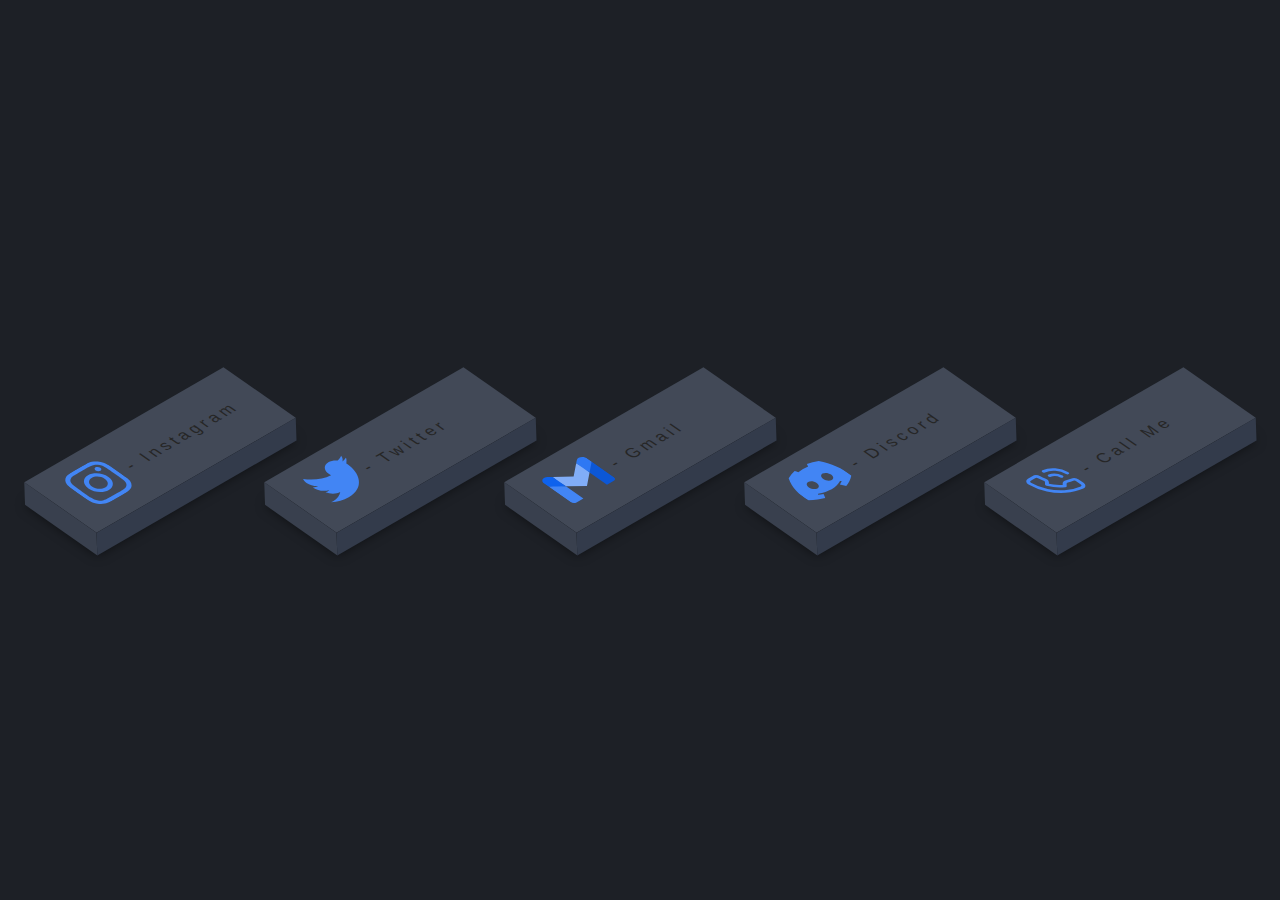
<file: socials/index.html>
<!DOCTYPE html>
<html lang="en">
<head>
    <meta charset="UTF-8">
    <meta name="viewport" content="width=device-width, initial-scale=1.0">
    <title>ItsDenji777 - Contact Me!</title>
    <link rel="icon" type="image/png" href="https://itsdenji777.github.io/favicons/favicon-96x96.png" sizes="96x96" />
    <link rel="icon" type="image/svg+xml" href="https://itsdenji777.github.io/favicons/favicon.svg" />
    <link rel="shortcut icon" href="https://itsdenji777.github.io/favicons/favicon.ico" />
    <link rel="apple-touch-icon" sizes="180x180" href="https://itsdenji777.github.io/favicons/apple-touch-icon.png" />
    <meta name="apple-mobile-web-app-title" content="ItsDenji777" />
    <link rel="stylesheet" href="style.css">
    <link rel="stylesheet" href="https://cdn.jsdelivr.net/npm/bootstrap-icons@1.11.3/font/bootstrap-icons.min.css">
</head>
<body>
        <ul>
          <li>
            <a href="https://www.instagram.com/its.denji777">
                <svg style="margin-top: 15px; margin-left:4px; margin-right:10px;" xmlns="http://www.w3.org/2000/svg" width="45" height="45" viewBox="0 0 256 256">
                    <path fill="#4285f4" d="M128 23.064c34.177 0 38.225.13 51.722.745c12.48.57 19.258 2.655 23.769 4.408c5.974 2.322 10.238 5.096 14.717 9.575s7.253 8.743 9.575 14.717c1.753 4.511 3.838 11.289 4.408 23.768c.615 13.498.745 17.546.745 51.723s-.13 38.226-.745 51.723c-.57 12.48-2.655 19.257-4.408 23.768c-2.322 5.974-5.096 10.239-9.575 14.718s-8.743 7.253-14.717 9.574c-4.511 1.753-11.289 3.839-23.769 4.408c-13.495.616-17.543.746-51.722.746s-38.228-.13-51.723-.746c-12.48-.57-19.257-2.655-23.768-4.408c-5.974-2.321-10.239-5.095-14.718-9.574c-4.479-4.48-7.253-8.744-9.574-14.718c-1.753-4.51-3.839-11.288-4.408-23.768c-.616-13.497-.746-17.545-.746-51.723s.13-38.225.746-51.722c.57-12.48 2.655-19.258 4.408-23.769c2.321-5.974 5.095-10.238 9.574-14.717c4.48-4.48 8.744-7.253 14.718-9.575c4.51-1.753 11.288-3.838 23.768-4.408c13.497-.615 17.545-.745 51.723-.745M128 0C93.237 0 88.878.147 75.226.77c-13.625.622-22.93 2.786-31.071 5.95c-8.418 3.271-15.556 7.648-22.672 14.764S9.991 35.738 6.72 44.155C3.555 52.297 1.392 61.602.77 75.226C.147 88.878 0 93.237 0 128s.147 39.122.77 52.774c.622 13.625 2.785 22.93 5.95 31.071c3.27 8.417 7.647 15.556 14.763 22.672s14.254 11.492 22.672 14.763c8.142 3.165 17.446 5.328 31.07 5.95c13.653.623 18.012.77 52.775.77s39.122-.147 52.774-.77c13.624-.622 22.929-2.785 31.07-5.95c8.418-3.27 15.556-7.647 22.672-14.763s11.493-14.254 14.764-22.672c3.164-8.142 5.328-17.446 5.95-31.07c.623-13.653.77-18.012.77-52.775s-.147-39.122-.77-52.774c-.622-13.624-2.786-22.929-5.95-31.07c-3.271-8.418-7.648-15.556-14.764-22.672S220.262 9.99 211.845 6.72c-8.142-3.164-17.447-5.328-31.071-5.95C167.122.147 162.763 0 128 0m0 62.27c-36.302 0-65.73 29.43-65.73 65.73s29.428 65.73 65.73 65.73c36.301 0 65.73-29.428 65.73-65.73c0-36.301-29.429-65.73-65.73-65.73m0 108.397c-23.564 0-42.667-19.103-42.667-42.667S104.436 85.333 128 85.333s42.667 19.103 42.667 42.667s-19.103 42.667-42.667 42.667m83.686-110.994c0 8.484-6.876 15.36-15.36 15.36s-15.36-6.876-15.36-15.36s6.877-15.36 15.36-15.36s15.36 6.877 15.36 15.36"></path>
                </svg>
              <span> - Instagram</span>
            </a>
          </li>
          <li>
            <a href="https://x.com/DenjisWorkspace">
                <svg style="margin-top: 10px; margin-left:4px; margin-right:2px;" xmlns="http://www.w3.org/2000/svg" width="50" height="50" viewBox="0 0 256 209">
                    <path fill="#4285f4" d="M256 25.45a105 105 0 0 1-30.166 8.27c10.845-6.5 19.172-16.793 23.093-29.057a105.2 105.2 0 0 1-33.351 12.745C205.995 7.201 192.346.822 177.239.822c-29.006 0-52.523 23.516-52.523 52.52c0 4.117.465 8.125 1.36 11.97c-43.65-2.191-82.35-23.1-108.255-54.876c-4.52 7.757-7.11 16.78-7.11 26.404c0 18.222 9.273 34.297 23.365 43.716a52.3 52.3 0 0 1-23.79-6.57q-.004.33-.003.661c0 25.447 18.104 46.675 42.13 51.5a52.6 52.6 0 0 1-23.718.9c6.683 20.866 26.08 36.05 49.062 36.475c-17.975 14.086-40.622 22.483-65.228 22.483c-4.24 0-8.42-.249-12.529-.734c23.243 14.902 50.85 23.597 80.51 23.597c96.607 0 149.434-80.031 149.434-149.435q0-3.417-.152-6.795A106.8 106.8 0 0 0 256 25.45"></path>
                </svg>
              <span> - Twitter</span>
            </a>
          </li>
          <li>
            <a href="mailto:DenjisWorkspace@Gmail.com">
                <svg  style="margin-top: 10px; margin-left:4px; margin-right:10px;" xmlns="http://www.w3.org/2000/svg" width="50" height="50" viewBox="0 0 256 193">
                    <path fill="#4285f4" d="M58.182 192.05V93.14L27.507 65.077L0 49.504v125.091c0 9.658 7.825 17.455 17.455 17.455z"></path>
                    <path fill="#0c57d6" d="M197.818 192.05h40.727c9.659 0 17.455-7.826 17.455-17.455V49.505l-31.156 17.837l-27.026 25.798z"></path>
                    <path fill="#81adf8" d="m58.182 93.14l-4.174-38.647l4.174-36.989L128 69.868l69.818-52.364l4.669 34.992l-4.669 40.644L128 145.504z"></path>
                    <path fill="#2e78f3" d="M197.818 17.504V93.14L256 49.504V26.231c0-21.585-24.64-33.89-41.89-20.945z"></path>
                    <path fill="#0e62ed" d="m0 49.504l26.759 20.07L58.182 93.14V17.504L41.89 5.286C24.61-7.66 0 4.646 0 26.23z"></path>
                </svg>
              <span> - Gmail</span>
            </a>
          </li>
          <li>
            <a href="https://discord.gg/hHrPZKbs">
                <svg style="margin-top: 10px; margin-left:4px; margin-right:10px;" xmlns="http://www.w3.org/2000/svg" width="50" height="50" viewBox="0 0 256 199">
                    <path fill="#4285f4" d="M216.856 16.597A208.5 208.5 0 0 0 164.042 0c-2.275 4.113-4.933 9.645-6.766 14.046q-29.538-4.442-58.533 0c-1.832-4.4-4.55-9.933-6.846-14.046a207.8 207.8 0 0 0-52.855 16.638C5.618 67.147-3.443 116.4 1.087 164.956c22.169 16.555 43.653 26.612 64.775 33.193A161 161 0 0 0 79.735 175.3a136.4 136.4 0 0 1-21.846-10.632a109 109 0 0 0 5.356-4.237c42.122 19.702 87.89 19.702 129.51 0a132 132 0 0 0 5.355 4.237a136 136 0 0 1-21.886 10.653c4.006 8.02 8.638 15.67 13.873 22.848c21.142-6.58 42.646-16.637 64.815-33.213c5.316-56.288-9.08-105.09-38.056-148.36M85.474 135.095c-12.645 0-23.015-11.805-23.015-26.18s10.149-26.2 23.015-26.2s23.236 11.804 23.015 26.2c.02 14.375-10.148 26.18-23.015 26.18m85.051 0c-12.645 0-23.014-11.805-23.014-26.18s10.148-26.2 23.014-26.2c12.867 0 23.236 11.804 23.015 26.2c0 14.375-10.148 26.18-23.015 26.18"></path>
                </svg>
              <span> - Discord</span>
            </a>
          </li>

          <li>
            <a href="tel:+989941811525">
                <svg style="margin-top: 17px; margin-left:4px; margin-right:10px;" xmlns="http://www.w3.org/2000/svg" width="40" height="40" viewBox="0 0 24 24">
                    <path fill="none" stroke="#4285f4" stroke-linecap="round" stroke-linejoin="round" stroke-width="1.9" d="M22 16.92v3a2 2 0 0 1-2.18 2a19.8 19.8 0 0 1-8.63-3.07a19.5 19.5 0 0 1-6-6a19.8 19.8 0 0 1-3.07-8.67A2 2 0 0 1 4.11 2h3a2 2 0 0 1 2 1.72a12.8 12.8 0 0 0 .7 2.81a2 2 0 0 1-.45 2.11L8.09 9.91a16 16 0 0 0 6 6l1.27-1.27a2 2 0 0 1 2.11-.45a12.8 12.8 0 0 0 2.81.7A2 2 0 0 1 22 16.92M14.05 2a9 9 0 0 1 8 7.94m-8-3.94A5 5 0 0 1 18 10"></path>
                </svg>
              <span> - Call Me</span>
            </a>
          </li>
          
</body>
</html>
</file>
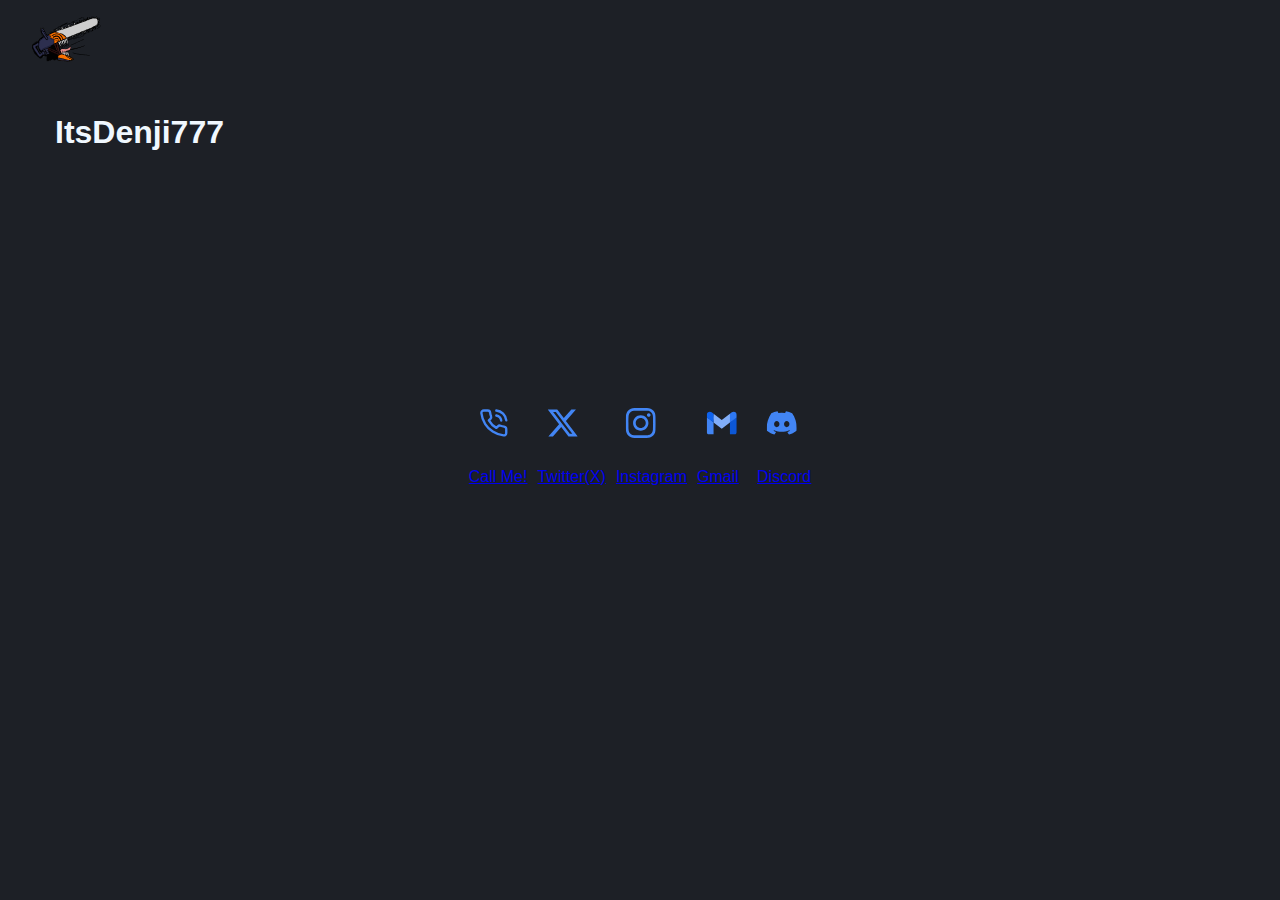
<file: Socials.html>
<!DOCTYPE html>
<html lang="en">
<head>
    <meta charset="UTF-8">
    <meta name="viewport" content="width=device-width, initial-scale=1.0">
    <title>ItsDenji777 - Contact Me!</title>
    <link rel="icon" type="image/png" href="https://itsdenji777.github.io/favicons/favicon-96x96.png" sizes="96x96" />
    <link rel="icon" type="image/svg+xml" href="https://itsdenji777.github.io/favicons/favicon.svg" />
    <link rel="shortcut icon" href="https://itsdenji777.github.io/favicons/favicon.ico" />
    <link rel="apple-touch-icon" sizes="180x180" href="https://itsdenji777.github.io/favicons/apple-touch-icon.png" />
    <meta name="apple-mobile-web-app-title" content="ItsDenji777" />
    <link rel="stylesheet" href="css/Socials.css">
  </head>
<body>
  <a href="https://itsdenji777.github.io/Homepage/">
    <img class="header-logo-image" height="90" width="115" src="assets/images/Logo.svg" alt="Logo">  
  </a> 
<div class="slider">
<h1 style="margin-top: 20px;margin-left: 55px; color: aliceblue;font-family: arial;">ItsDenji777</h1>
</div>    
  <div class="wrapper">
    <ul>
      <a href="tel:+989941811525">
      <li class="tel">
        <svg style="margin: 10px;" xmlns="http://www.w3.org/2000/svg" width="30" height="30" viewBox="0 0 24 24">
          <path fill="none" stroke="#4285f4" stroke-linecap="round" stroke-linejoin="round" stroke-width="1.9" d="M22 16.92v3a2 2 0 0 1-2.18 2a19.8 19.8 0 0 1-8.63-3.07a19.5 19.5 0 0 1-6-6a19.8 19.8 0 0 1-3.07-8.67A2 2 0 0 1 4.11 2h3a2 2 0 0 1 2 1.72a12.8 12.8 0 0 0 .7 2.81a2 2 0 0 1-.45 2.11L8.09 9.91a16 16 0 0 0 6 6l1.27-1.27a2 2 0 0 1 2.11-.45a12.8 12.8 0 0 0 2.81.7A2 2 0 0 1 22 16.92M14.05 2a9 9 0 0 1 8 7.94m-8-3.94A5 5 0 0 1 18 10"></path>
      </svg>
        <div class="slider">
          <p>Call Me!</p>
        </div>
      </li>
      </a>
      <a href="https://x.com/DenjisWorkspace">
      <li class="twitter">
        <svg style="margin: 10px;" xmlns="http://www.w3.org/2000/svg" width="30" height="30" fill="#4285f4" class="bi bi-twitter-x" viewBox="0 0 16 16">
          <path d="M12.6.75h2.454l-5.36 6.142L16 15.25h-4.937l-3.867-5.07-4.425 5.07H.316l5.733-6.57L0 .75h5.063l3.495 4.633L12.601.75Zm-.86 13.028h1.36L4.323 2.145H2.865z"/>
        </svg>
        <div class="slider">
          <p>Twitter(X)</p>
        </div>
      </li>
    </a>
    <a href="https://www.instagram.com/its.denji777">
      <li class="instagram">
        <svg style="margin: 10px;" xmlns="http://www.w3.org/2000/svg" width="30" height="30" viewBox="0 0 256 256">
          <path fill="#4285f4" d="M128 23.064c34.177 0 38.225.13 51.722.745c12.48.57 19.258 2.655 23.769 4.408c5.974 2.322 10.238 5.096 14.717 9.575s7.253 8.743 9.575 14.717c1.753 4.511 3.838 11.289 4.408 23.768c.615 13.498.745 17.546.745 51.723s-.13 38.226-.745 51.723c-.57 12.48-2.655 19.257-4.408 23.768c-2.322 5.974-5.096 10.239-9.575 14.718s-8.743 7.253-14.717 9.574c-4.511 1.753-11.289 3.839-23.769 4.408c-13.495.616-17.543.746-51.722.746s-38.228-.13-51.723-.746c-12.48-.57-19.257-2.655-23.768-4.408c-5.974-2.321-10.239-5.095-14.718-9.574c-4.479-4.48-7.253-8.744-9.574-14.718c-1.753-4.51-3.839-11.288-4.408-23.768c-.616-13.497-.746-17.545-.746-51.723s.13-38.225.746-51.722c.57-12.48 2.655-19.258 4.408-23.769c2.321-5.974 5.095-10.238 9.574-14.717c4.48-4.48 8.744-7.253 14.718-9.575c4.51-1.753 11.288-3.838 23.768-4.408c13.497-.615 17.545-.745 51.723-.745M128 0C93.237 0 88.878.147 75.226.77c-13.625.622-22.93 2.786-31.071 5.95c-8.418 3.271-15.556 7.648-22.672 14.764S9.991 35.738 6.72 44.155C3.555 52.297 1.392 61.602.77 75.226C.147 88.878 0 93.237 0 128s.147 39.122.77 52.774c.622 13.625 2.785 22.93 5.95 31.071c3.27 8.417 7.647 15.556 14.763 22.672s14.254 11.492 22.672 14.763c8.142 3.165 17.446 5.328 31.07 5.95c13.653.623 18.012.77 52.775.77s39.122-.147 52.774-.77c13.624-.622 22.929-2.785 31.07-5.95c8.418-3.27 15.556-7.647 22.672-14.763s11.493-14.254 14.764-22.672c3.164-8.142 5.328-17.446 5.95-31.07c.623-13.653.77-18.012.77-52.775s-.147-39.122-.77-52.774c-.622-13.624-2.786-22.929-5.95-31.07c-3.271-8.418-7.648-15.556-14.764-22.672S220.262 9.99 211.845 6.72c-8.142-3.164-17.447-5.328-31.071-5.95C167.122.147 162.763 0 128 0m0 62.27c-36.302 0-65.73 29.43-65.73 65.73s29.428 65.73 65.73 65.73c36.301 0 65.73-29.428 65.73-65.73c0-36.301-29.429-65.73-65.73-65.73m0 108.397c-23.564 0-42.667-19.103-42.667-42.667S104.436 85.333 128 85.333s42.667 19.103 42.667 42.667s-19.103 42.667-42.667 42.667m83.686-110.994c0 8.484-6.876 15.36-15.36 15.36s-15.36-6.876-15.36-15.36s6.877-15.36 15.36-15.36s15.36 6.877 15.36 15.36"></path>
      </svg>
      <div class="slider">
          <p>Instagram</p>
        </div>
      </li>
    </a>
      <a href="mailto:DenjisWorkspace@Gmail.com">
      <li class="google">
        <svg style="margin: 10px;" xmlns="http://www.w3.org/2000/svg" width="30" height="30" viewBox="0 0 256 193">
          <path fill="#4285f4" d="M58.182 192.05V93.14L27.507 65.077L0 49.504v125.091c0 9.658 7.825 17.455 17.455 17.455z"></path>
          <path fill="#0c57d6" d="M197.818 192.05h40.727c9.659 0 17.455-7.826 17.455-17.455V49.505l-31.156 17.837l-27.026 25.798z"></path>
          <path fill="#81adf8" d="m58.182 93.14l-4.174-38.647l4.174-36.989L128 69.868l69.818-52.364l4.669 34.992l-4.669 40.644L128 145.504z"></path>
          <path fill="#2e78f3" d="M197.818 17.504V93.14L256 49.504V26.231c0-21.585-24.64-33.89-41.89-20.945z"></path>
          <path fill="#0e62ed" d="m0 49.504l26.759 20.07L58.182 93.14V17.504L41.89 5.286C24.61-7.66 0 4.646 0 26.23z"></path>
      </svg>
        <div class="slider">
          <p>Gmail</p>
        </div>
      </li>
      </a>
      <a href="https://discord.gg/hHrPZKbs">
      <li class="discord">
        <svg style="margin: 10px;" xmlns="http://www.w3.org/2000/svg" width="30" height="30" viewBox="0 0 256 199">
          <path fill="#4285f4" d="M216.856 16.597A208.5 208.5 0 0 0 164.042 0c-2.275 4.113-4.933 9.645-6.766 14.046q-29.538-4.442-58.533 0c-1.832-4.4-4.55-9.933-6.846-14.046a207.8 207.8 0 0 0-52.855 16.638C5.618 67.147-3.443 116.4 1.087 164.956c22.169 16.555 43.653 26.612 64.775 33.193A161 161 0 0 0 79.735 175.3a136.4 136.4 0 0 1-21.846-10.632a109 109 0 0 0 5.356-4.237c42.122 19.702 87.89 19.702 129.51 0a132 132 0 0 0 5.355 4.237a136 136 0 0 1-21.886 10.653c4.006 8.02 8.638 15.67 13.873 22.848c21.142-6.58 42.646-16.637 64.815-33.213c5.316-56.288-9.08-105.09-38.056-148.36M85.474 135.095c-12.645 0-23.015-11.805-23.015-26.18s10.149-26.2 23.015-26.2s23.236 11.804 23.015 26.2c.02 14.375-10.148 26.18-23.015 26.18m85.051 0c-12.645 0-23.014-11.805-23.014-26.18s10.148-26.2 23.014-26.2c12.867 0 23.236 11.804 23.015 26.2c0 14.375-10.148 26.18-23.015 26.18"></path>
      </svg>
      <div class="slider">
          <p>Discord</p>
        </div>
      </li>
    </a>
    </ul>
  </div>
</body>
</html>
</file>
<file: socials/style.css>
body {
    margin:0;
    padding:0;
    background:#1d2026;
    font-family: 'Roboto Condensed', sans-serif;
  
  }
  
  ul {
    position:absolute;
    top:50%;
    left:50%;
    transform:translate(-50%, -50%);
    display:flex;
    margin:0;
    padding:0;
  }
  
  ul li {
    list-style:none;
    margin:0 5px;
  }
  
  ul li a .fa {
    font-size: 40px;
    color: #262626;
    line-height:80px;
    transition: .5s;
    padding-right: 14px;
  }
  
  ul li a span {
    padding:0;
    margin:0;
    position:absolute;
    top: 30px;
    color: #262626;
    letter-spacing: 4px;
    transition: .5s;
  }
  
  ul li a {
    text-decoration: none;
    display:absolute;
    display:block;
    width:210px;
    height:80px;
    background: #424957;
    text-align:left;
    padding-left: 20px;
    transform: rotate(-30deg) skew(25deg) translate(0,0);
    transition:.5s;
    box-shadow: -20px 20px 10px rgba(0,0,0,.5);
  }
  ul li a:before {
    content: '';
    position: absolute;
    top:10px;
    left:-20px;
    height:100%;
    width:20px;
    background: #39404e;
    transform: .5s;
    transform: rotate(0deg) skewY(-45deg);
  }
  ul li a:after {
    content: '';
    position: absolute;
    bottom:-20px;
    left:-10px;
    height:20px;
    width:100%;
    background: #333b4b;
    transform: .5s;
    transform: rotate(0deg) skewX(-45deg);
  }
  
  ul li a:hover {
    transform: rotate(-30deg) skew(25deg) translate(20px,-15px);
    box-shadow: -50px 50px 50px rgba(0,0,0,.5);
  }
  
  ul li:hover .fa {
    color:#fff;
  }
  
  ul li:hover span {
    color:#fff;
  }
</file>
<file: css/Socials.css>
body {
    margin:0;
    padding:0;
    background:#1d2026;
    font-family: 'Roboto Condensed', sans-serif;
  
  }
  
  ul {
    position:absolute;
    top:50%;
    left:50%;
    transform:translate(-50%, -50%);
    display:flex;
    margin:0;
    padding:0;
  }
  
  ul li {
    list-style:none;
    margin:0 5px;
  }
  
  ul li a .fa {
    font-size: 40px;
    color: #262626;
    line-height:80px;
    transition: .5s;
    padding-right: 14px;
  }
  
  ul li a span {
    padding:0;
    margin:0;
    position:absolute;
    top: 30px;
    color: #262626;
    letter-spacing: 4px;
    transition: .5s;
  }
  
  ul li a {
    text-decoration: none;
    display:absolute;
    display:block;
    width:210px;
    height:80px;
    background: #424957;
    text-align:left;
    padding-left: 20px;
    transform: rotate(-30deg) skew(25deg) translate(0,0);
    transition:.5s;
    box-shadow: -20px 20px 10px rgba(0,0,0,.5);
  }
  ul li a:before {
    content: '';
    position: absolute;
    top:10px;
    left:-20px;
    height:100%;
    width:20px;
    background: #39404e;
    transform: .5s;
    transform: rotate(0deg) skewY(-45deg);
  }
  ul li a:after {
    content: '';
    position: absolute;
    bottom:-20px;
    left:-10px;
    height:20px;
    width:100%;
    background: #333b4b;
    transform: .5s;
    transform: rotate(0deg) skewX(-45deg);
  }
  
  ul li a:hover {
    transform: rotate(-30deg) skew(25deg) translate(20px,-15px);
    box-shadow: -50px 50px 50px rgba(0,0,0,.5);
  }
  
  ul li:hover .fa {
    color:#fff;
  }
  
  ul li:hover span {
    color:#fff;
  }
</file>
